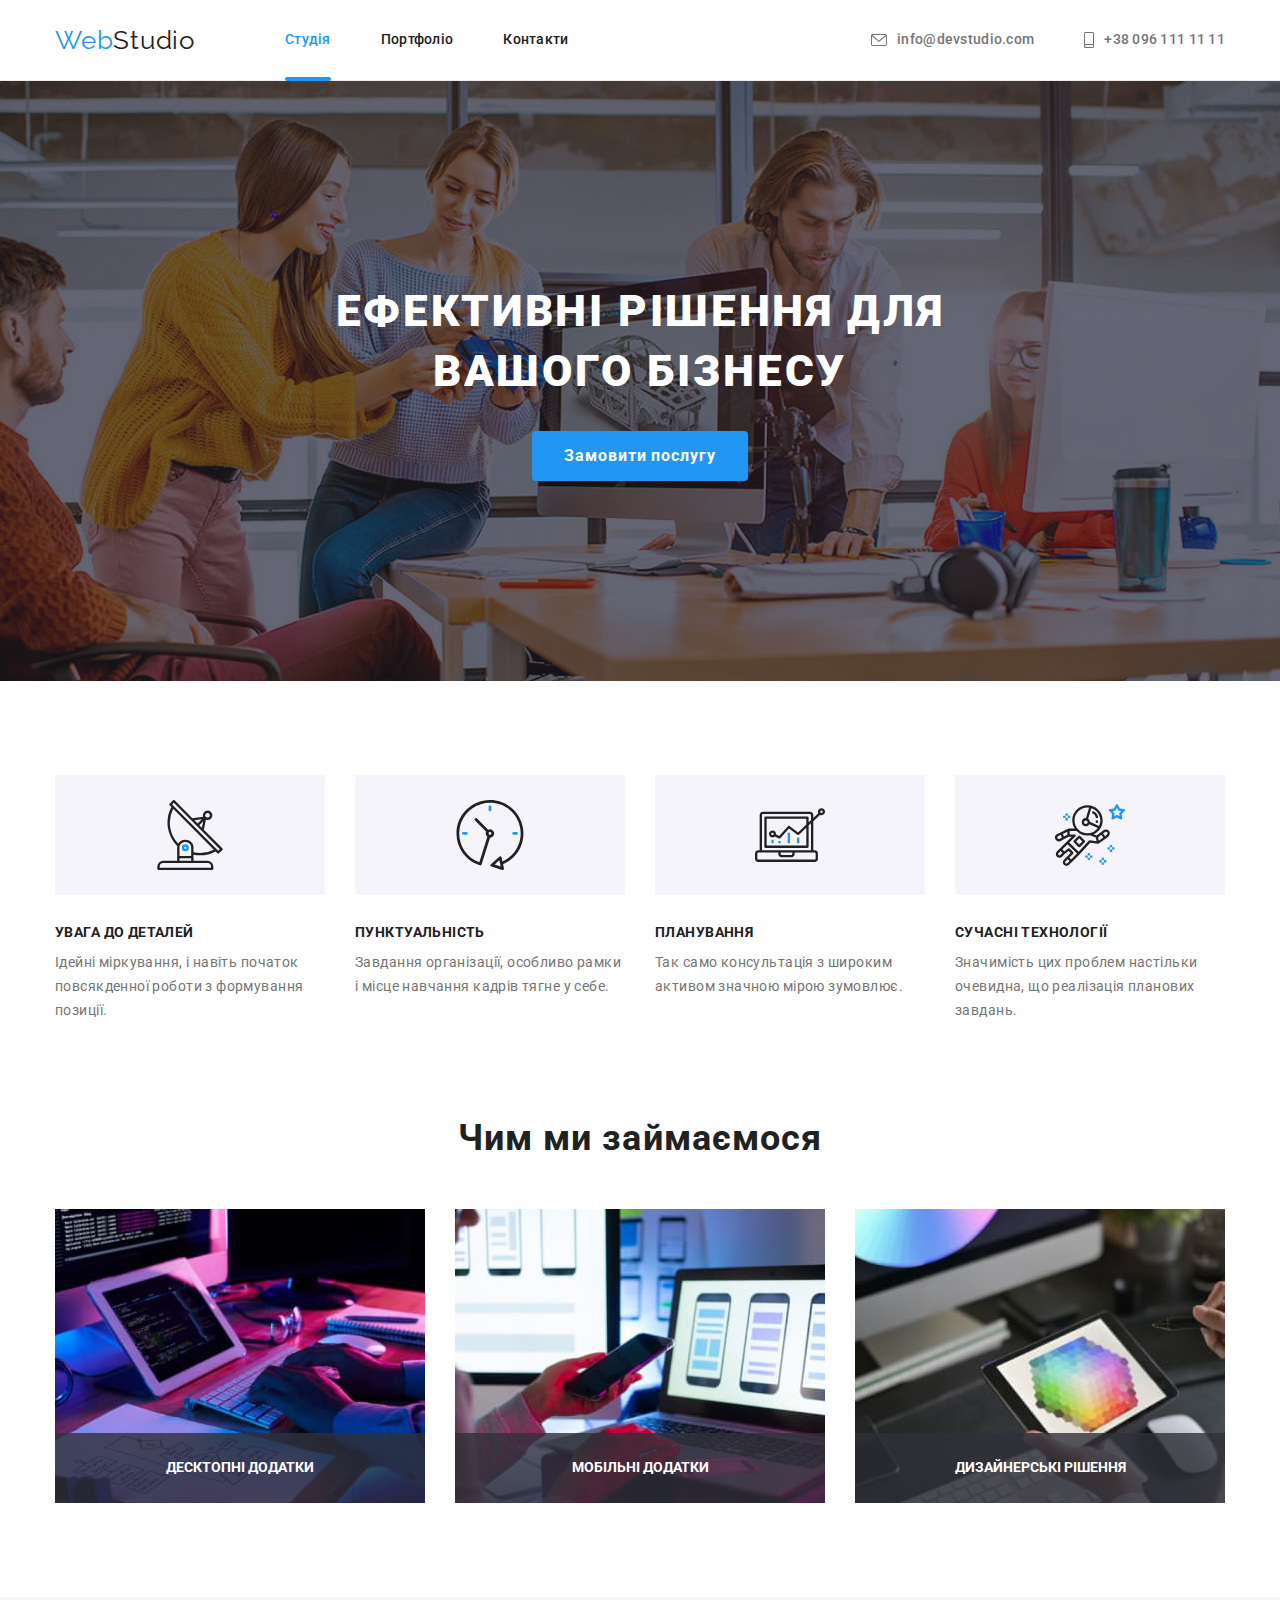
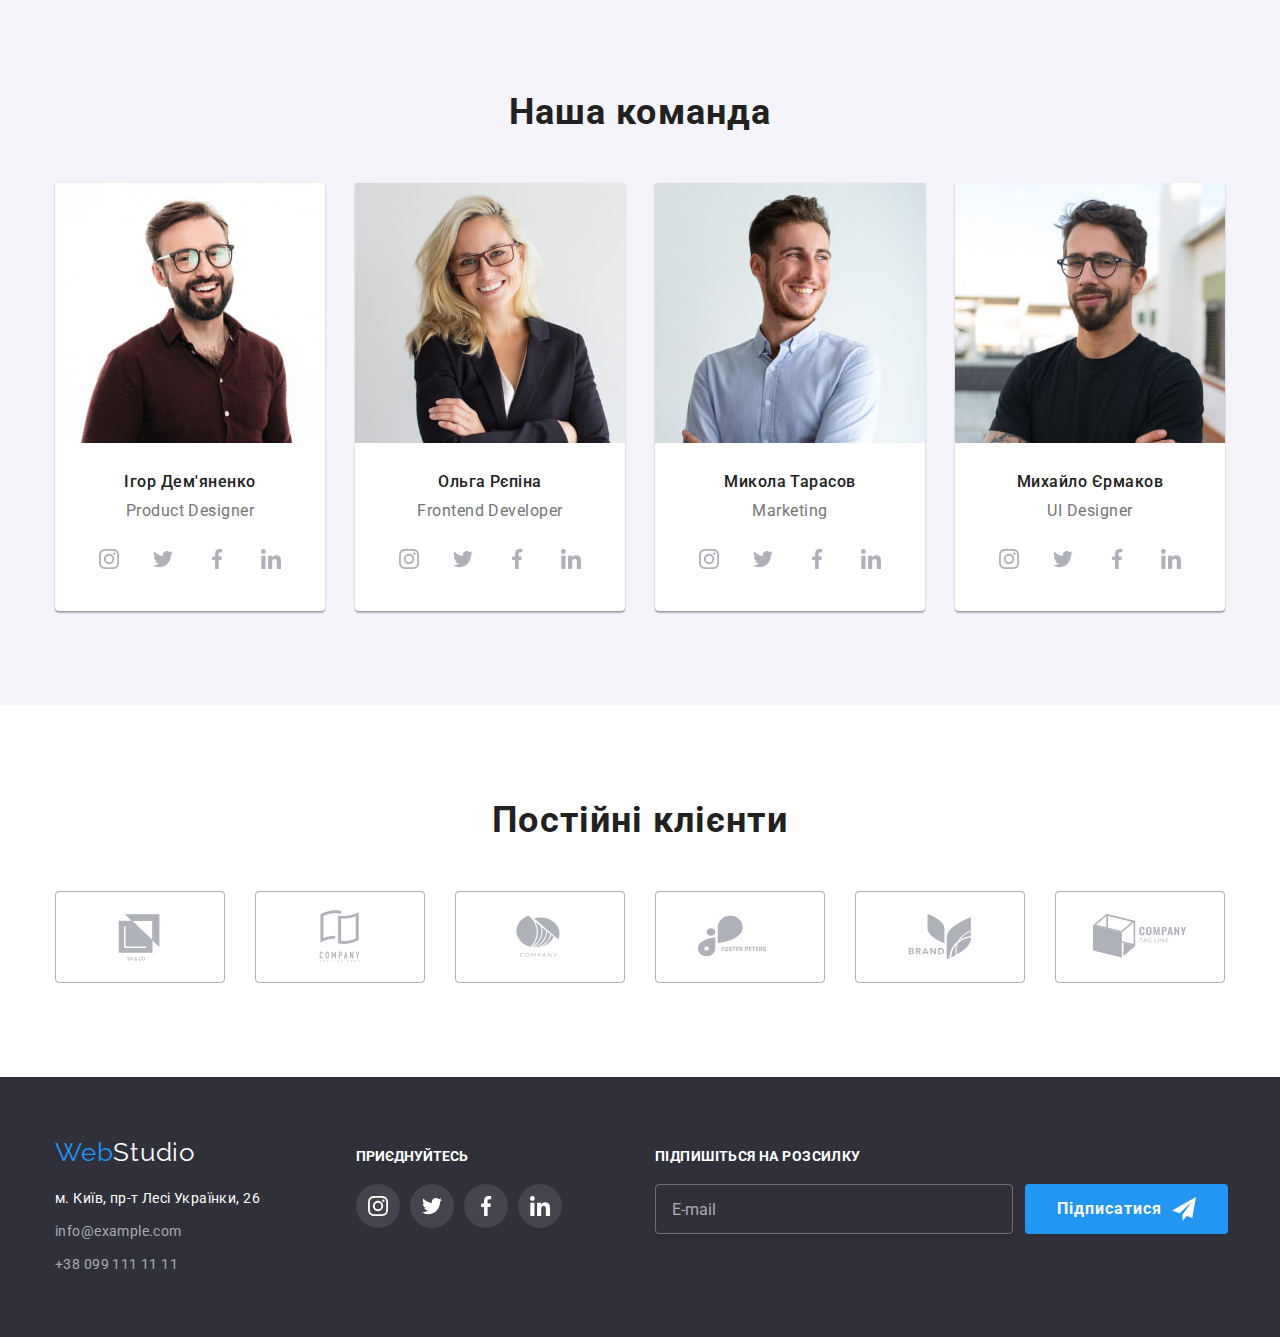
<file: index.html>
<!DOCTYPE html>
<html lang="uk">
  <head>
    <meta charset="UTF-8" />
    <meta http-equiv="X-UA-Compatible" content="IE=edge" />
    <meta name="viewport" content="width=device-width, initial-scale=1.0" />
    <title>WebStudio</title>
    <link rel="preconnect" href="https://fonts.googleapis.com" />
    <link rel="preconnect" href="https://fonts.gstatic.com" crossorigin />
    <link
      href="https://fonts.googleapis.com/css2?family=Raleway:wght@700&family=Roboto:wght@400;500;700;900&display=swap"
      rel="stylesheet"
    />
    <link
      rel="stylesheet"
      href="https://cdnjs.cloudflare.com/ajax/libs/modern-normalize/1.0.0/modern-normalize.min.css"
    />

    <link rel="stylesheet" href="./css/main.min.css" />
  </head>
  <body>
    <header class="header">
      <div class="container header__content">
        <nav class="navigation">
          <a class="logo header__logo" href="#" lang="en"
            >Web<span class="logo__theme-header">Studio</span></a
          >

          <ul class="menu">
            <li class="menu__item">
              <a class="menu__link menu__link_active" href="#">Студія</a>
            </li>
            <li class="menu__item">
              <a class="menu__link" href="./portfolio.html">Портфоліо</a>
            </li>
            <li class="menu__item">
              <a class="menu__link" href="#">Контакти</a>
            </li>
          </ul>
        </nav>
        <ul class="contact-list">
          <li class="contact-list__item">
            <a class="contact-list__link" href="mailto:info@devstudio.com">
              <svg
                class="contact-list__icon"
                width="16"
                height="12"
                aria-label="лист"
              >
                <use href="./images/sprite.svg#icon-envelope"></use>
              </svg>
              info@devstudio.com</a
            >
          </li>
          <li class="contact-list__item">
            <a class="contact-list__link" href="tel:+380961111111">
              <svg
                class="contact-list__icon"
                width="10"
                height="16"
                aria-label="телефон"
              >
                <use href="./images/sprite.svg#icon-smartphone"></use>
              </svg>
              +38 096 111 11 11</a
            >
          </li>
        </ul>
      </div>
    </header>
    <main>
      <section class="hero">
        <div class="container">
          <h1 class="hero__title">Ефективні рішення для вашого бізнесу</h1>
          <button class="modal-button" data-modal-open type="button">
            Замовити послугу
          </button>
        </div>
      </section>

      <section class="section">
        <div class="container">
          <h2 class="visually-hidden">Наші переваги</h2>
          <ul class="benefits">
            <li class="benefits__item">
              <div class="benefits__icon-wrapper">
                <svg
                  class="benefits__icon"
                  width="70"
                  height="70"
                  area-lable="антена"
                >
                  <use href="./images/sprite.svg#icon-antenna"></use>
                </svg>
              </div>
              <h3 class="benefits__title">УВАГА ДО ДЕТАЛЕЙ</h3>
              <p class="benefits__description">
                Ідейні міркування, і навіть початок повсякденної роботи з
                формування позиції.
              </p>
            </li>
            <li class="benefits__item">
              <div class="benefits__icon-wrapper">
                <svg
                  class="benefits__icon"
                  width="70"
                  height="70"
                  area-lable="годинник"
                >
                  <use href="./images/sprite.svg#icon-clock"></use>
                </svg>
              </div>
              <h3 class="benefits__title">ПУНКТУАЛЬНІСТЬ</h3>
              <p class="benefits__description">
                Завдання організації, особливо рамки і місце навчання кадрів
                тягне у себе.
              </p>
            </li>
            <li class="benefits__item">
              <div class="benefits__icon-wrapper">
                <svg
                  class="benefits__icon"
                  width="70"
                  height="70"
                  area-lable="діаграма"
                >
                  <use href="./images/sprite.svg#icon-diagram"></use>
                </svg>
              </div>
              <h3 class="benefits__title">ПЛАНУВАННЯ</h3>
              <p class="benefits__description">
                Так само консультація з широким активом значною мірою зумовлює.
              </p>
            </li>
            <li class="benefits__item">
              <div class="benefits__icon-wrapper">
                <svg
                  class="benefits__icon"
                  width="70"
                  height="70"
                  area-lable="астронавт"
                >
                  <use href="./images/sprite.svg#icon-astronaut"></use>
                </svg>
              </div>
              <h3 class="benefits__title">СУЧАСНІ ТЕХНОЛОГІЇ</h3>
              <p class="benefits__description">
                Значимість цих проблем настільки очевидна, що реалізація
                планових завдань.
              </p>
            </li>
          </ul>
        </div>
      </section>

      <section class="section section_no-padding-top">
        <div class="container">
          <h2 class="section__title">Чим ми займаємося</h2>
          <ul class="specialization">
            <li class="specialization__item">
              <img
                src="./images/about-us/web-site-developement.jpg"
                alt="розробка сайту"
                width="370"
                height="294"
              />

              <p class="specialization__label">ДЕСКТОПНІ ДОДАТКИ</p>
            </li>
            <li class="specialization__item">
              <img
                src="./images/about-us/adaptable-design.jpg"
                alt="адаптивний дизайн"
                width="370"
                height="294"
              />

              <p class="specialization__label">МОБІЛЬНІ ДОДАТКИ</p>
            </li>
            <li class="specialization__item">
              <img
                src="./images/about-us/stylization.jpg"
                alt="стилізация веб-сторінки"
                width="370"
                height="294"
              />

              <p class="specialization__label">ДИЗАЙНЕРСЬКІ РІШЕННЯ</p>
            </li>
          </ul>
        </div>
      </section>

      <section class="section section_other-background">
        <div class="container">
          <h2 class="section__title">Наша команда</h2>
          <ul class="our-team-list">
            <li class="our-team-list__item">
              <img
                class="our-team-list__img"
                src="./images/our-team/igor-demyianenko.jpg"
                alt="член команди"
                width="270"
                height="260"
              />
              <div class="our-team-list__description">
                <h3 class="our-team-list__title">Ігор Дем'яненко</h3>
                <p class="our-team-list__text" lang="en">Product Designer</p>
                <ul class="social-list list">
                  <li class="social-list__item">
                    <a href="#" class="social-list__link">
                      <svg
                        class="social-list__icon"
                        width="20"
                        height="20"
                        area-lable="instagram"
                        lang="en"
                      >
                        <use href="./images/sprite.svg#icon-instagram"></use>
                      </svg>
                    </a>
                  </li>
                  <li class="social-list__item">
                    <a href="#" class="social-list__link">
                      <svg
                        class="social-list__icon"
                        width="20"
                        height="20"
                        area-lable="twitter"
                        lang="en"
                      >
                        <use href="./images/sprite.svg#icon-twitter"></use>
                      </svg>
                    </a>
                  </li>
                  <li class="social-list__item">
                    <a href="#" class="social-list__link">
                      <svg
                        class="social-list__icon"
                        width="20"
                        height="20"
                        area-lable="facebook"
                        lang="en"
                      >
                        <use href="./images/sprite.svg#icon-facebook"></use>
                      </svg>
                    </a>
                  </li>
                  <li class="social-list__item">
                    <a href="#" class="social-list__link">
                      <svg
                        class="social-list__icon"
                        width="20"
                        height="20"
                        area-lable="linkedin"
                        lang="en"
                      >
                        <use href="./images/sprite.svg#icon-linkedin"></use>
                      </svg>
                    </a>
                  </li>
                </ul>
              </div>
            </li>
            <li class="our-team-list__item">
              <img
                class="our-team-list__img"
                src="./images/our-team/olga-repina.jpg"
                alt="член команди"
                width="270"
                height="260"
              />
              <div class="our-team-list__description">
                <h3 class="our-team-list__title">Ольга Рєпіна</h3>
                <p class="our-team-list__text" lang="en">Frontend Developer</p>
                <ul class="social-list list">
                  <li class="social-list__item">
                    <a href="#" class="social-list__link">
                      <svg
                        class="social-list__icon"
                        width="20"
                        height="20"
                        area-lable="instagram"
                        lang="en"
                      >
                        <use href="./images/sprite.svg#icon-instagram"></use>
                      </svg>
                    </a>
                  </li>
                  <li class="social-list__item">
                    <a href="#" class="social-list__link">
                      <svg
                        class="social-list__icon"
                        width="20"
                        height="20"
                        area-lable="twitter"
                        lang="en"
                      >
                        <use href="./images/sprite.svg#icon-twitter"></use>
                      </svg>
                    </a>
                  </li>
                  <li class="social-list__item">
                    <a href="#" class="social-list__link">
                      <svg
                        class="social-list__icon"
                        width="20"
                        height="20"
                        area-lable="facebook"
                        lang="en"
                      >
                        <use href="./images/sprite.svg#icon-facebook"></use>
                      </svg>
                    </a>
                  </li>
                  <li class="social-list__item">
                    <a href="#" class="social-list__link">
                      <svg
                        class="social-list__icon"
                        width="20"
                        height="20"
                        area-lable="linkedin"
                        lang="en"
                      >
                        <use href="./images/sprite.svg#icon-linkedin"></use>
                      </svg>
                    </a>
                  </li>
                </ul>
              </div>
            </li>
            <li class="our-team-list__item">
              <img
                class="our-team-list__img"
                src="./images/our-team/mykola-tarasov.jpg"
                alt="член команди"
                width="270"
                height="260"
              />
              <div class="our-team-list__description">
                <h3 class="our-team-list__title">Микола Тарасов</h3>
                <p class="our-team-list__text" lang="en">Marketing</p>
                <ul class="social-list list">
                  <li class="social-list__item list">
                    <a href="#" class="social-list__link">
                      <svg
                        class="social-list__icon"
                        width="20"
                        height="20"
                        area-lable="instagram"
                        lang="en"
                      >
                        <use href="./images/sprite.svg#icon-instagram"></use>
                      </svg>
                    </a>
                  </li>
                  <li class="social-list__item">
                    <a href="#" class="social-list__link">
                      <svg
                        class="social-list__icon"
                        width="20"
                        height="20"
                        area-lable="twitter"
                        lang="en"
                      >
                        <use href="./images/sprite.svg#icon-twitter"></use>
                      </svg>
                    </a>
                  </li>
                  <li class="social-list__item">
                    <a href="#" class="social-list__link">
                      <svg
                        class="social-list__icon"
                        width="20"
                        height="20"
                        area-lable="facebook"
                        lang="en"
                      >
                        <use href="./images/sprite.svg#icon-facebook"></use>
                      </svg>
                    </a>
                  </li>
                  <li class="social-list__item">
                    <a href="#" class="social-list__link">
                      <svg
                        class="social-list__icon"
                        width="20"
                        height="20"
                        area-lable="linkedin"
                        lang="en"
                      >
                        <use href="./images/sprite.svg#icon-linkedin"></use>
                      </svg>
                    </a>
                  </li>
                </ul>
              </div>
            </li>
            <li class="our-team-list__item">
              <img
                class="our-team-list__img"
                src="./images/our-team/mykhaylo-ermakov.jpg"
                alt="член команди"
                width="270"
                height="260"
              />
              <div class="our-team-list__description">
                <h3 class="our-team-list__title">Михайло Єрмаков</h3>
                <p class="our-team-list__text" lang="en">UI Designer</p>
                <ul class="social-list list">
                  <li class="social-list__item">
                    <a href="#" class="social-list__link">
                      <svg
                        class="social-list__icon"
                        width="20"
                        height="20"
                        area-lable="instagram"
                        lang="en"
                      >
                        <use href="./images/sprite.svg#icon-instagram"></use>
                      </svg>
                    </a>
                  </li>
                  <li class="social-list__item">
                    <a href="#" class="social-list__link">
                      <svg
                        class="social-list__icon"
                        width="20"
                        height="20"
                        area-lable="twitter"
                        lang="en"
                      >
                        <use href="./images/sprite.svg#icon-twitter"></use>
                      </svg>
                    </a>
                  </li>
                  <li class="social-list__item">
                    <a href="#" class="social-list__link">
                      <svg
                        class="social-list__icon"
                        width="20"
                        height="20"
                        area-lable="facebook"
                        lang="en"
                      >
                        <use href="./images/sprite.svg#icon-facebook"></use>
                      </svg>
                    </a>
                  </li>
                  <li class="social-list__item">
                    <a href="#" class="social-list__link">
                      <svg
                        class="social-list__icon"
                        width="20"
                        height="20"
                        area-lable="linkedin"
                        lang="en"
                      >
                        <use href="./images/sprite.svg#icon-linkedin"></use>
                      </svg>
                    </a>
                  </li>
                </ul>
              </div>
            </li>
          </ul>
        </div>
      </section>
      <section class="section">
        <div class="container">
          <h2 class="section__title">Постійні клієнти</h2>
          <ul class="client-list">
            <li class="client-list__item">
              <a href="#" class="client-list__link">
                <svg
                  class="client-list__icon"
                  width="106"
                  height="60"
                  area-lable="логотип клиента 1"
                >
                  <use href="./images/sprite.svg#icon-client-logo-1"></use>
                </svg>
              </a>
            </li>
            <li class="client-list__item">
              <a href="#" class="client-list__link">
                <svg
                  class="client-list__icon"
                  width="106"
                  height="60"
                  area-lable="логотип клиента 2"
                >
                  <use href="./images/sprite.svg#icon-client-logo-2"></use>
                </svg>
              </a>
            </li>
            <li class="client-list__item">
              <a href="#" class="client-list__link">
                <svg
                  class="client-list__icon"
                  width="106"
                  height="60"
                  area-lable="логотип клиента 3"
                >
                  <use href="./images/sprite.svg#icon-client-logo-3"></use>
                </svg>
              </a>
            </li>
            <li class="client-list__item">
              <a href="#" class="client-list__link">
                <svg
                  class="client-list__icon"
                  width="106"
                  height="60"
                  area-lable="логотип клиента 4"
                >
                  <use href="./images/sprite.svg#icon-client-logo-4"></use>
                </svg>
              </a>
            </li>
            <li class="client-list__item">
              <a href="#" class="client-list__link">
                <svg
                  class="client-list__icon"
                  width="106"
                  height="60"
                  area-lable="логотип клиента 5"
                >
                  <use href="./images/sprite.svg#icon-client-logo-5"></use>
                </svg>
              </a>
            </li>
            <li class="client-list__item">
              <a href="#" class="client-list__link link">
                <svg
                  class="client-list__icon"
                  width="106"
                  height="60"
                  area-lable="логотип клиента 6"
                >
                  <use href="./images/sprite.svg#icon-client-logo-6"></use>
                </svg>
              </a>
            </li>
          </ul>
        </div>
      </section>
    </main>

    <footer class="footer">
      <div class="footer__block container">
        <div class="footer__contacts">
          <a class="logo footer__logo" href="#page-header" lang="en"
            >Web<span class="logo__theme-footer">Studio</span></a
          >
          <address class="address">
            <ul class="address-list">
              <li class="address-list__item">
                <a
                  class="address-list__link address-list__link_physical-address"
                  href="https://goo.gl/maps/PeYhesqvmwBexrzR6"
                  target="_blank"
                  rel="noopener norefferer"
                  >м. Київ, пр-т Лесі Українки, 26</a
                >
              </li>
              <li class="address-list__item">
                <a class="address-list__link" href="mailto:info@example.com"
                  >info@example.com</a
                >
              </li>
              <li class="address-list__item">
                <a class="address-list__link" href="tel:+380991111111"
                  >+38 099 111 11 11</a
                >
              </li>
            </ul>
          </address>
        </div>

        <div class="footer-social-links">
          <p class="footer-social-links__text">ПРИЄДНУЙТЕСЬ</p>
          <ul class="social-list">
            <li class="social-list__item">
              <a href="#" class="social-list__link social-list__link_footer">
                <svg
                  class="social-list__icon_footer"
                  width="20"
                  height="20"
                  area-lable="instagram"
                  lang="en"
                >
                  <use href="./images/sprite.svg#icon-instagram"></use>
                </svg>
              </a>
            </li>
            <li class="social-list__item">
              <a href="#" class="social-list__link social-list__link_footer">
                <svg
                  class="social-list__icon_footer"
                  width="20"
                  height="20"
                  area-lable="twitter"
                  lang="en"
                >
                  <use href="./images/sprite.svg#icon-twitter"></use>
                </svg>
              </a>
            </li>
            <li class="social-list__item">
              <a href="#" class="social-list__link social-list__link_footer">
                <svg
                  class="social-list__icon_footer"
                  width="20"
                  height="20"
                  area-lable="facebook"
                  lang="en"
                >
                  <use href="./images/sprite.svg#icon-facebook"></use>
                </svg>
              </a>
            </li>
            <li class="social-list__item">
              <a href="#" class="social-list__link social-list__link_footer">
                <svg
                  class="social-list__icon_footer"
                  width="20"
                  height="20"
                  area-lable="linkedin"
                  lang="en"
                >
                  <use href="./images/sprite.svg#icon-linkedin"></use>
                </svg>
              </a>
            </li>
          </ul>
        </div>
        <form class="mailing-form">
          <label class="mailing-form__field">
            <p class="mailing-form__capture">Підпишіться на розсилку</p>
            <input
              type="email"
              class="mailing-form__input"
              name="user_email"
              placeholder="E-mail"
            />
          </label>
          <button class="mailing-form__submit" type="submit">
            <span class="mailing-form__btn-sub">Підписатися</span>
            <svg class="mailing-form__close-icon" width="24" height="24">
              <use href="./images/sprite.svg#icon-send"></use>
            </svg>
          </button>
        </form>
      </div>
    </footer>

    <div class="backdrop is-hidden" data-modal>
      <div class="modal">
        <button class="modal__close-btn" data-modal-close>
          <svg class="modal__close-icon" width="18" height="18">
            <use href="./images/sprite.svg#icon-close"></use>
          </svg>
        </button>
        <form class="modal-form">
          <p class="modal-form__capture">
            Залиште свої дані, ми вам передзвонимо
          </p>
          <label class="modal-form__field">
            <span class="modal-form__input-desc">Ім'я</span>
            <span class="modal-form__input-wrapper">
              <input
                type="text"
                class="modal-form__input"
                required
                pattern="[a-zA-zа-яА-Я'їЇєЄ]+"
                name="user_name"
              />
              <svg class="modal-form__icon" width="18" height="18">
                <use href="./images/sprite.svg#icon-person"></use>
              </svg>
            </span>
          </label>
          <label class="modal-form__field">
            <span class="modal-form__input-desc">Телефон</span>
            <span class="modal-form__input-wrapper">
              <input
                type="tel"
                class="modal-form__input"
                required
                pattern="[0-9]{3}-[0-9]{3}-[0-9]{2}-[0-9]{2}"
                name="user_phone"
              />
              <svg class="modal-form__icon" width="18" height="18">
                <use href="./images/sprite.svg#icon-phone"></use>
              </svg>
            </span>
          </label>
          <label class="modal-form__field">
            <span class="modal-form__input-desc">Пошта</span>
            <span class="modal-form__input-wrapper">
              <input type="email" class="modal-form__input" name="user_email" />
              <svg class="modal-form__icon" width="18" height="18">
                <use href="./images/sprite.svg#icon-email"></use>
              </svg>
            </span>
          </label>
          <label class="modal-form__field">
            <span class="modal-form__input-desc">Коментар</span>
            <textarea
              name="user_message"
              class="modal-form__message"
              placeholder="Введіть текст"
            ></textarea>
          </label>
          <label class="modal-form__checkbox-wrapper">
            <input
              type="checkbox"
              class="modal-form__checkbox visually-hidden"
              name="user_policy"
            />
            <svg class="modal-form__custom-checkbox" width="16" height="15">
              <use
                class="modal-form__custom-checkbox-icon"
                href="./images/sprite.svg#icon-check"
              ></use>
            </svg>
            <span class="policy-text"
              >Погоджуюся з розсилкою та приймаю&nbsp;
              <a href="#" class="user-policy-link">Умови договору</a></span
            >
          </label>
          <button class="modal-form__submit" type="submit">Відправити</button>
        </form>
      </div>
    </div>

    <script src="./js/modal.js"></script>
  </body>
</html>
</file>
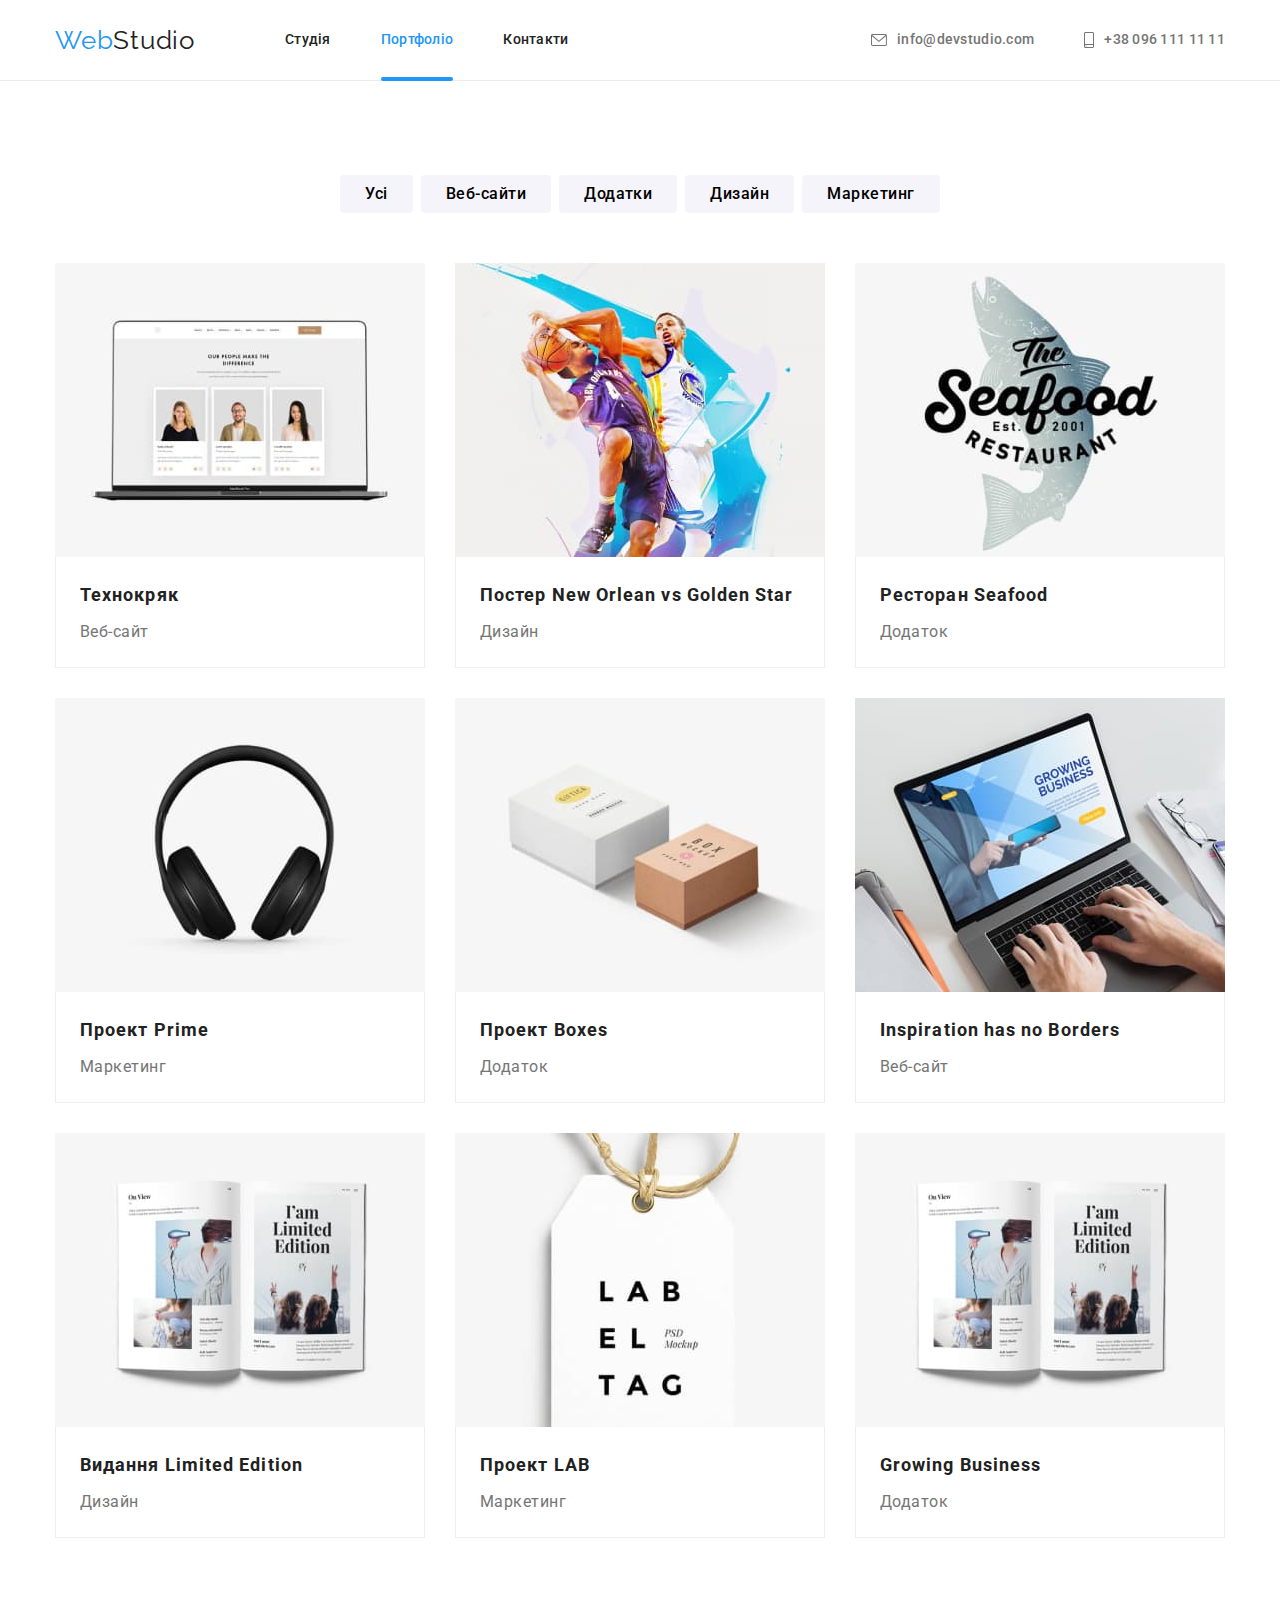
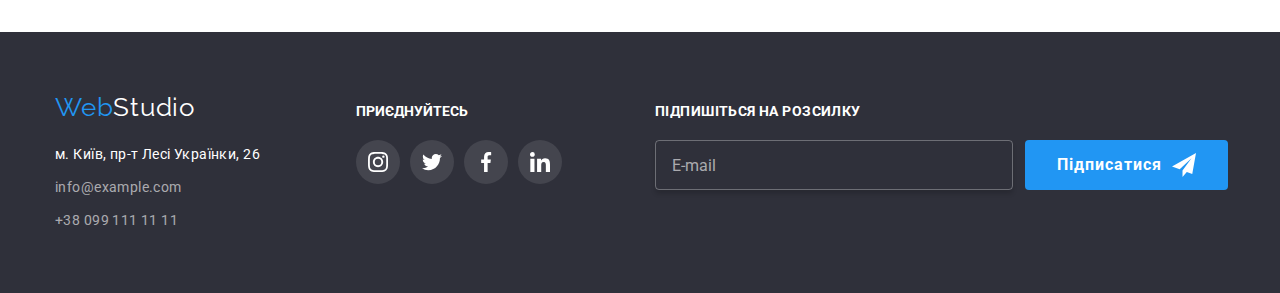
<file: portfolio.html>
<!DOCTYPE html>
<html lang="uk">
  <head>
    <meta charset="UTF-8" />
    <meta http-equiv="X-UA-Compatible" content="IE=edge" />
    <meta name="viewport" content="width=device-width, initial-scale=1.0" />
    <title>Portfolio</title>
    <link rel="preconnect" href="https://fonts.googleapis.com" />
    <link rel="preconnect" href="https://fonts.gstatic.com" crossorigin />
    <link
      href="https://fonts.googleapis.com/css2?family=Raleway:wght@700&family=Roboto:wght@400;500;700;900&display=swap"
      rel="stylesheet"
    />
    <link
      rel="stylesheet"
      href="https://cdnjs.cloudflare.com/ajax/libs/modern-normalize/1.0.0/modern-normalize.min.css"
    />

    <link rel="stylesheet" href="./css/main.min.css" />
  </head>
  <body>
    <header class="header">
      <div class="container header__content">
        <nav class="navigation">
          <a class="logo header__logo" href="#" lang="en"
            >Web<span class="logo__theme-header">Studio</span></a
          >

          <ul class="menu">
            <li class="menu__item">
              <a class="menu__link" href="./index.html">Студія</a>
            </li>
            <li class="menu__item">
              <a class="menu__link menu__link_active" href="#">Портфоліо</a>
            </li>
            <li class="menu__item">
              <a class="menu__link" href="#">Контакти</a>
            </li>
          </ul>
        </nav>
        <ul class="contact-list">
          <li class="contact-list__item">
            <a class="contact-list__link" href="mailto:info@devstudio.com">
              <svg
                class="contact-list__icon"
                width="16"
                height="12"
                aria-label="лист"
              >
                <use href="./images/sprite.svg#icon-envelope"></use>
              </svg>
              info@devstudio.com</a
            >
          </li>
          <li class="contact-list__item">
            <a class="contact-list__link" href="tel:+380961111111">
              <svg
                class="contact-list__icon"
                width="10"
                height="16"
                aria-label="телефон"
              >
                <use href="./images/sprite.svg#icon-smartphone"></use>
              </svg>
              +38 096 111 11 11</a
            >
          </li>
        </ul>
      </div>
    </header>
    <main>
      <section class="section">
        <div class="container">
          <h1 class="visually-hidden">Портфоліо</h1>
          <ul class="filter">
            <li class="filter__item">
              <button class="filter__button" type="button">Усі</button>
            </li>
            <li class="filter__item">
              <button class="filter__button" type="button">Веб-сайти</button>
            </li>
            <li class="filter__item">
              <button class="filter__button" type="button">Додатки</button>
            </li>
            <li class="filter__item">
              <button class="filter__button" type="button">Дизайн</button>
            </li>
            <li class="filter__item">
              <button class="filter__button" type="button">Маркетинг</button>
            </li>
          </ul>

          <ul class="portfolio">
            <li class="portfolio__item">
              <a href="#" class="portfolio__link">
                <div class="portfolio__item-wrapper">
                  <img
                    src="./images/portfolio/technocrack.jpg"
                    alt="технокряк"
                    width="370"
                    height="294"
                  />
                  <p class="overlay">
                    Ресурс пропонує комплексні пропозиції з різним рівнем
                    функціоналу та сервісів. Все це дозволить відвідувачу
                    отримати вичерпні відомості про компанію чи приватну особу.
                  </p>
                </div>
                <div class="portfolio__item-description">
                  <h2 class="portfolio__item-title">Технокряк</h2>
                  <p class="portfolio__item-subtitle">Веб-сайт</p>
                </div>
              </a>
            </li>
            <li class="portfolio__item">
              <a href="#" class="portfolio__link">
                <div class="portfolio__item-wrapper">
                  <img
                    src="./images/portfolio/poster-bascet-players.jpg"
                    alt="баскетбольний постер"
                    width="370"
                    height="294"
                  />
                  <p class="overlay">
                    Ресурс пропонує комплексні пропозиції з різним рівнем
                    функціоналу та сервісів. Все це дозволить відвідувачу
                    отримати вичерпні відомості про компанію чи приватну особу.
                  </p>
                </div>
                <div class="portfolio__item-description">
                  <h2 class="portfolio__item-title">
                    Постер <span lang="en">New Orlean vs Golden Star</span>
                  </h2>
                  <p class="portfolio__item-subtitle">Дизайн</p>
                </div>
              </a>
            </li>
            <li class="portfolio__item">
              <a href="#" class="portfolio__link">
                <div class="portfolio__item-wrapper">
                  <img
                    src="./images/portfolio/seafood.jpg"
                    alt="ресторан морської кухні"
                    width="370"
                    height="294"
                  />
                  <p class="overlay">
                    Ресурс пропонує комплексні пропозиції з різним рівнем
                    функціоналу та сервісів. Все це дозволить відвідувачу
                    отримати вичерпні відомості про компанію чи приватну особу.
                  </p>
                </div>
                <div class="portfolio__item-description">
                  <h2 class="portfolio__item-title">
                    Ресторан <span lang="en">Seafood</span>
                  </h2>
                  <p class="portfolio__item-subtitle">Додаток</p>
                </div>
              </a>
            </li>
            <li class="portfolio__item">
              <a href="#" class="portfolio__link">
                <div class="portfolio__item-wrapper">
                  <img
                    src="./images/portfolio/headers-project-prime.jpg"
                    alt="	
навушники"
                    width="370"
                    height="294"
                  />
                  <p class="overlay">
                    Ресурс пропонує комплексні пропозиції з різним рівнем
                    функціоналу та сервісів. Все це дозволить відвідувачу
                    отримати вичерпні відомості про компанію чи приватну особу.
                  </p>
                </div>
                <div class="portfolio__item-description">
                  <h2 class="portfolio__item-title">
                    Проект <span lang="en">Prime</span>
                  </h2>
                  <p class="portfolio__item-subtitle">Маркетинг</p>
                </div>
              </a>
            </li>
            <li class="portfolio__item">
              <a href="#" class="portfolio__link">
                <div class="portfolio__item-wrapper">
                  <img
                    src="./images/portfolio/project-boxes.jpg"
                    alt="проект з коробками"
                    width="370"
                    height="294"
                  />
                  <p class="overlay">
                    Ресурс пропонує комплексні пропозиції з різним рівнем
                    функціоналу та сервісів. Все це дозволить відвідувачу
                    отримати вичерпні відомості про компанію чи приватну особу.
                  </p>
                </div>
                <div class="portfolio__item-description">
                  <h2 class="portfolio__item-title">
                    Проект <span lang="en">Boxes</span>
                  </h2>
                  <p class="portfolio__item-subtitle">Додаток</p>
                </div>
              </a>
            </li>
            <li class="portfolio__item">
              <a href="#" class="portfolio__link">
                <div class="portfolio__item-wrapper">
                  <img
                    src="./images/portfolio/business-typing-laptop.jpg"
                    alt="надихаючий веб-сайт"
                    width="370"
                    height="294"
                  />
                  <p class="overlay">
                    Ресурс пропонує комплексні пропозиції з різним рівнем
                    функціоналу та сервісів. Все це дозволить відвідувачу
                    отримати вичерпні відомості про компанію чи приватну особу.
                  </p>
                </div>
                <div class="portfolio__item-description">
                  <h2 class="portfolio__item-title" lang="en">
                    Inspiration has no Borders
                  </h2>
                  <p class="portfolio__item-subtitle">Веб-сайт</p>
                </div>
              </a>
            </li>
            <li class="portfolio__item">
              <a href="#" class="portfolio__link">
                <div class="portfolio__item-wrapper">
                  <img
                    src="./images/portfolio/book-limited-edition.jpg"
                    alt="дизайн книги"
                    width="370"
                    height="294"
                  />
                  <p class="overlay">
                    Ресурс пропонує комплексні пропозиції з різним рівнем
                    функціоналу та сервісів. Все це дозволить відвідувачу
                    отримати вичерпні відомості про компанію чи приватну особу.
                  </p>
                </div>
                <div class="portfolio__item-description">
                  <h2 class="portfolio__item-title">
                    Видання <span lang="en">Limited Edition</span>
                  </h2>
                  <p class="portfolio__item-subtitle">Дизайн</p>
                </div>
              </a>
            </li>
            <li class="portfolio__item">
              <a href="#" class="portfolio__link">
                <div class="portfolio__item-wrapper">
                  <img
                    src="./images/portfolio/project-lab.jpg"
                    alt="проект лаба"
                    width="370"
                    height="294"
                  />
                  <p class="overlay">
                    Ресурс пропонує комплексні пропозиції з різним рівнем
                    функціоналу та сервісів. Все це дозволить відвідувачу
                    отримати вичерпні відомості про компанію чи приватну особу.
                  </p>
                </div>
                <div class="portfolio__item-description">
                  <h2 class="portfolio__item-title">
                    Проект <span lang="en">LAB</span>
                  </h2>
                  <p class="portfolio__item-subtitle">Маркетинг</p>
                </div>
              </a>
            </li>
            <li class="portfolio__item">
              <a href="#" class="portfolio__link">
                <div class="portfolio__item-wrapper">
                  <img
                    src="./images/portfolio/book-limited-edition.jpg"
                    alt="додаток для зростаючого бізнесу"
                    width="370"
                    height="294"
                  />
                  <p class="overlay">
                    Ресурс пропонує комплексні пропозиції з різним рівнем
                    функціоналу та сервісів. Все це дозволить відвідувачу
                    отримати вичерпні відомості про компанію чи приватну особу.
                  </p>
                </div>
                <div class="portfolio__item-description">
                  <h2 class="portfolio__item-title" lang="en">
                    Growing Business
                  </h2>
                  <p class="portfolio__item-subtitle">Додаток</p>
                </div>
              </a>
            </li>
          </ul>
        </div>
      </section>
    </main>

    <footer class="footer">
      <div class="footer__block container">
        <div class="footer__contacts">
          <a class="logo footer__logo" href="#page-header" lang="en"
            >Web<span class="logo__theme-footer">Studio</span></a
          >
          <address class="address">
            <ul class="address-list">
              <li class="address-list__item">
                <a
                  class="address-list__link address-list__link_physical-address"
                  href="https://goo.gl/maps/PeYhesqvmwBexrzR6"
                  target="_blank"
                  rel="noopener norefferer"
                  >м. Київ, пр-т Лесі Українки, 26</a
                >
              </li>
              <li class="address-list__item">
                <a class="address-list__link" href="mailto:info@example.com"
                  >info@example.com</a
                >
              </li>
              <li class="address-list__item">
                <a class="address-list__link" href="tel:+380991111111"
                  >+38 099 111 11 11</a
                >
              </li>
            </ul>
          </address>
        </div>

        <div class="footer-social-links">
          <p class="footer-social-links__text">ПРИЄДНУЙТЕСЬ</p>
          <ul class="social-list">
            <li class="social-list__item">
              <a href="#" class="social-list__link social-list__link_footer">
                <svg
                  class="social-list__icon_footer"
                  width="20"
                  height="20"
                  area-lable="instagram"
                  lang="en"
                >
                  <use href="./images/sprite.svg#icon-instagram"></use>
                </svg>
              </a>
            </li>
            <li class="social-list__item">
              <a href="#" class="social-list__link social-list__link_footer">
                <svg
                  class="social-list__icon_footer"
                  width="20"
                  height="20"
                  area-lable="twitter"
                  lang="en"
                >
                  <use href="./images/sprite.svg#icon-twitter"></use>
                </svg>
              </a>
            </li>
            <li class="social-list__item">
              <a href="#" class="social-list__link social-list__link_footer">
                <svg
                  class="social-list__icon_footer"
                  width="20"
                  height="20"
                  area-lable="facebook"
                  lang="en"
                >
                  <use href="./images/sprite.svg#icon-facebook"></use>
                </svg>
              </a>
            </li>
            <li class="social-list__item">
              <a href="#" class="social-list__link social-list__link_footer">
                <svg
                  class="social-list__icon_footer"
                  width="20"
                  height="20"
                  area-lable="linkedin"
                  lang="en"
                >
                  <use href="./images/sprite.svg#icon-linkedin"></use>
                </svg>
              </a>
            </li>
          </ul>
        </div>
        <form class="mailing-form">
          <label class="mailing-form__field">
            <p class="mailing-form__capture">Підпишіться на розсилку</p>
            <input
              type="email"
              class="mailing-form__input"
              name="user_email"
              placeholder="E-mail"
            />
          </label>
          <button class="mailing-form__submit" type="submit">
            <span class="mailing-form__btn-sub">Підписатися</span>
            <svg class="mailing-form__close-icon" width="24" height="24">
              <use href="./images/sprite.svg#icon-send"></use>
            </svg>
          </button>
        </form>
      </div>
    </footer>
  </body>
</html>
</file>
<file: css/main.min.css>
:root{--accent-color: #2196f3;--main-color: #212121;--main-font: "Roboto", sans-serif;--secondary-font: "Raleway", sans-serif;--add-background: #2f303a;--our-team-sec-bg: #f5f4fa;--subtitle-color: #757575;--main-footer-color: rgba(255, 255, 255, 0.6);--bg-page-color: #ffffff;--alt-modal-btn-color: #188ce8}.visually-hidden{position:absolute;width:1px;height:1px;margin:-1px;border:0;padding:0;white-space:nowrap;clip-path:inset(100%);clip:rect(0 0 0 0);overflow:hidden}a{text-decoration:none}ul{list-style:none}body{font-family:var(--main-font);font-size:14px;color:var(--main-color);background-color:var(--bg-page-color)}h1,h2,h3,h4,h5,h6,p,ul{padding:0;margin:0}img{display:block;max-width:100%;height:auto}.section{padding-top:94px;padding-bottom:94px}.section_no-padding-top{padding-top:0}.section_other-background{background-color:var(--our-team-sec-bg)}.section__title{font-size:36px;font-weight:700;line-height:1.1666666667;text-align:center;letter-spacing:.03em}.container{max-width:1200px;margin:0 auto;padding-left:15px;padding-right:15px}.logo{font-family:var(--secondary-font);font-size:26px;line-height:1.19;letter-spacing:.03em;color:var(--accent-color)}.logo__theme-header{color:var(--main-color)}.logo__theme-footer{color:var(--bg-page-color)}.modal-button{display:inline-block;padding:10px 32px;border:none;border-radius:4px;font-family:var(--main-font);font-size:16px;font-weight:700;line-height:1.875;text-align:center;letter-spacing:.06em;color:var(--bg-page-color);background-color:var(--accent-color);cursor:pointer;transition:background-color 250ms cubic-bezier(0.4, 0, 0.2, 1)}.modal-button:hover,.modal-button:focus{background-color:var(--alt-modal-btn-color)}.social-list{display:flex;justify-content:center;column-gap:10px}.social-list__item{width:44px;height:44px}.social-list__link{display:flex;justify-content:center;align-items:center;width:100%;height:100%;border-radius:50%;background-color:#fff;transition:background-color 250ms cubic-bezier(0.4, 0, 0.2, 1)}.social-list__link:hover,.social-list__link:focus{background-color:var(--accent-color)}.social-list__icon{fill:#afb1b8;transition:fill 250ms cubic-bezier(0.4, 0, 0.2, 1)}.social-list__link:hover .social-list__icon,.social-list__link:focus .social-list__icon{fill:#fff}.footer-social-links__text{color:#fff;font-weight:700;line-height:1.14;margin-bottom:20px}.social-list__link_footer{background-color:rgba(255,255,255,.1)}.social-list__icon_footer{fill:#fff}.backdrop{position:fixed;top:0;left:0;z-index:10;width:100%;height:100%;background-color:rgba(0,0,0,.1);transition:opacity 250ms cubic-bezier(0.4, 0, 0.2, 1),visibility 250ms cubic-bezier(0.4, 0, 0.2, 1)}.backdrop.is-hidden{opacity:0;visibility:hidden;pointer-events:none}.modal{position:absolute;top:50%;left:50%;transform:translate(-50%, -50%);min-width:528px;min-height:581px;padding:40px;background-color:#fff}.modal__close-btn{position:absolute;top:8px;right:8px;display:flex;justify-content:center;align-items:center;background-color:rgba(0,0,0,0);border:1px solid rgba(0,0,0,.1);border-radius:50%;width:30px;height:30px;padding:0;transition:border-color 250ms cubic-bezier(0.4, 0, 0.2, 1);cursor:pointer}.modal__close-btn:hover,.modal__close-btn:focus{border-color:var(--accent-color)}.modal__close-icon{fill:#000;transition:fill 250ms cubic-bezier(0.4, 0, 0.2, 1)}.modal__close-btn:hover .modal__close-icon,.modal__close-btn:focus .modal__close-icon{fill:var(--accent-color)}.modal-form{display:flex;flex-direction:column}.modal-form__capture{font-size:20px;font-weight:700;line-height:1.17;text-align:center;margin-bottom:12px}.modal-form__field{margin-bottom:10px}.modal-form__field:nth-of-type(4){margin-bottom:20px}.modal-form__input-desc{display:block;font-size:12px;line-height:1.17;color:var(--subtitle-color);margin-bottom:4px}.modal-form__input-wrapper{position:relative}.modal-form__input{width:100%;height:40px;border:1px solid rgba(33,33,33,.2);border-radius:4px;padding-left:42px;transition:border-color 250ms cubic-bezier(0.4, 0, 0.2, 1);font-size:16px;color:#000}.modal-form__input:focus{border-color:var(--accent-color);outline:none}.modal-form__message{display:block;width:100%;height:120px;resize:none;border:1px solid rgba(33,33,33,.2);border-radius:4px;padding:12px 16px;transition:border-color 250ms cubic-bezier(0.4, 0, 0.2, 1);font-size:16px;color:#000}.modal-form__message::placeholder{color:rgba(117,117,117,.5);line-height:1.17}.modal-form__message:focus{border-color:var(--accent-color);outline:none}.modal-form__icon{position:absolute;top:50%;left:12px;transform:translateY(-50%);transition:fill 250ms cubic-bezier(0.4, 0, 0.2, 1)}.modal-form__input:focus+.modal-form__icon{fill:var(--accent-color)}.modal-form__checkbox-wrapper{display:flex;align-items:center;justify-content:center;margin-bottom:30px}.modal-form__custom-checkbox{border:2px solid var(--main-color);box-shadow:0px 4px 4px rgba(0,0,0,.25);border-radius:2px;padding:1px;cursor:pointer;margin-right:8.5px}.modal-form__custom-checkbox-icon{display:none}.modal-form__checkbox:checked+.modal-form__custom-checkbox{border:rgba(0,0,0,0);background-color:var(--accent-color)}.modal-form__checkbox:checked+.modal-form__custom-checkbox .modal-form__custom-checkbox-icon{display:block}.policy-text{line-height:1.71;color:var(--subtitle-color)}.user-policy-link{color:var(--accent-color)}.modal-form__submit{align-self:center;padding:10px 52px;border:none;border-radius:4px;font-family:var(--main-font);font-size:16px;font-weight:700;line-height:1.875;text-align:center;letter-spacing:.06em;color:var(--bg-page-color);background-color:var(--accent-color);cursor:pointer;transition:background-color 250ms cubic-bezier(0.4, 0, 0.2, 1)}.modal-form__submit:hover,.modal-form__submit:focus{background-color:var(--alt-modal-btn-color)}.mailing-form{display:flex;align-items:flex-end;gap:12px;width:570px;margin-left:93px}.mailing-form__capture{margin-bottom:20px;text-transform:uppercase;line-height:1.14;font-weight:700;letter-spacing:.03em;color:#fff}.mailing-form__input{width:358px;height:50px;border:1px solid rgba(255,255,255,.3);box-shadow:0px 4px 4px rgba(0,0,0,.15);border-radius:4px;background-color:rgba(0,0,0,0);padding-left:16px;padding-right:16px;font-size:16px;color:#fff}.mailing-form__input::placeholder{font-size:16px;line-height:1.25;color:rgba(255,255,255,.6)}.mailing-form__input:focus{border-color:var(--accent-color);outline:none}.mailing-form__submit{display:flex;align-items:center;padding:10px 32px;border:none;border-radius:4px;font-family:var(--main-font);font-weight:700;font-size:16px;line-height:1.88;text-align:center;letter-spacing:.06em;color:var(--bg-page-color);background-color:var(--accent-color);cursor:pointer;transition:background-color 250ms cubic-bezier(0.4, 0, 0.2, 1)}.mailing-form__submit:hover,.mailing-form__submit:focus{background-color:var(--alt-modal-btn-color)}.mailing-form__close-icon{margin-left:10px}.header{border-bottom:1px solid #ececec}.header__content{display:flex;justify-content:space-between;align-items:center}.navigation{display:flex;align-items:center}.header__logo{margin-right:90px}.menu{display:flex}.menu .menu__item:not(:last-child){margin-right:50px}.menu__link{position:relative;display:block;padding-top:32px;padding-bottom:32px;font-weight:500;line-height:1.14;letter-spacing:.02em;color:var(--main-color);transition:color 250ms cubic-bezier(0.4, 0, 0.2, 1)}.menu__link:hover,.menu__link:focus,.menu__link:active{color:var(--accent-color)}.menu__link_active{color:var(--accent-color)}.menu__link_active::after{display:block;content:"";position:absolute;width:100%;height:4px;bottom:-1px;background:var(--accent-color);border-radius:2px}.contact-list{display:flex;align-items:center;column-gap:50px}.contact-list__link{display:flex;align-items:center;font-weight:500;line-height:1.14;letter-spacing:.02em;color:var(--subtitle-color);transition:color 250ms cubic-bezier(0.4, 0, 0.2, 1)}.contact-list__link:hover,.contact-list__link:focus{color:var(--accent-color)}.contact-list__icon{margin-right:10px;fill:var(--subtitle-color);transition:fill 250ms cubic-bezier(0.4, 0, 0.2, 1)}.contact-list__link:hover .contact-list__icon,.contact-list__link:focus .contact-list__icon{fill:var(--accent-color)}.hero{padding:200px 0;background-color:#c4c4c4;background-image:linear-gradient(rgba(47, 48, 58, 0.4), rgba(47, 48, 58, 0.4)),url("../images/hero/bg-img.jpg");background-position:center;background-repeat:no-repeat;background-size:cover;text-align:center;max-width:1600px;margin-right:auto;margin-left:auto}.hero__title{max-width:696px;margin-bottom:30px;margin-left:auto;margin-right:auto;font-size:44px;font-weight:900;line-height:1.3636363636;text-align:center;letter-spacing:.06em;text-transform:uppercase;color:var(--bg-page-color)}.benefits{display:flex}.benefits__item{flex-basis:23.08%;margin-right:30px}.benefits__item:last-child{margin-right:0}.benefits__icon-wrapper{display:flex;height:120px;justify-content:center;align-items:center;margin-bottom:30px;background-color:var(--our-team-sec-bg)}.benefits__title{margin-bottom:10px;font-size:14px;font-weight:700;line-height:1.14;letter-spacing:.03em}.benefits__description{line-height:1.71;letter-spacing:.03em;color:var(--subtitle-color)}.section__title{margin-bottom:50px}.specialization{display:flex;column-gap:30px}.specialization__item{position:relative}.specialization__label{display:flex;justify-content:center;align-items:center;position:absolute;bottom:0;width:100%;height:70px;background-color:rgba(47,48,58,.8);color:#fff;font-weight:700;line-height:1.14;text-transform:uppercase}.our-team-list{display:flex;column-gap:30px}.our-team-list__item{background-color:var(--bg-page-color);box-shadow:0px 1px 3px rgba(0,0,0,.12),0px 1px 1px rgba(0,0,0,.14),0px 2px 1px rgba(0,0,0,.2);border-radius:0px 0px 4px 4px}.our-team-list__description{padding:30px 0}.our-team-list__title{margin-bottom:10px;font-size:16px;font-weight:500;line-height:1.171875;text-align:center;letter-spacing:.03em}.our-team-list__text{font-size:16px;line-height:1.19;text-align:center;letter-spacing:.03em;color:var(--subtitle-color);margin-bottom:16px}.client-list{display:flex;column-gap:30px}.client-list__item{height:92px;flex-basis:calc((100% - 150px)/6)}.client-list__link{display:flex;align-items:center;justify-content:center;width:100%;height:100%;border:1px solid #afb1b8;border-radius:4px;transition:border-color 250ms cubic-bezier(0.4, 0, 0.2, 1)}.client-list__link:hover,.client-list__link:focus{border-color:var(--accent-color)}.client-list__icon{fill:#afb1b8;transition:fill 250ms cubic-bezier(0.4, 0, 0.2, 1)}.client-list__link:hover .client-list__icon,.client-list__link:focus .client-list__icon{fill:var(--accent-color)}.filter{display:flex;margin-bottom:50px;justify-content:center;column-gap:8px}.portfolio{display:flex;flex-wrap:wrap;gap:30px}.portfolio__item{flex-basis:calc((100% - 60px)/3)}.portfolio__item:nth-child(3n){margin-right:0}.portfolio__item:nth-last-child(-n+3){margin-bottom:0}.portfolio__link{display:block;color:inherit;transition:box-shadow 250ms cubic-bezier(0.4, 0, 0.2, 1)}.portfolio__link:hover,.portfolio__link:focus{box-shadow:0px 1px 1px rgba(0,0,0,.12),0px 4px 4px rgba(0,0,0,.06),1px 4px 6px rgba(0,0,0,.16)}.portfolio__item-description{padding:20px 24px;border-bottom:1px solid #eee;border-left:1px solid #eee;border-right:1px solid #eee}.filter__button{padding:6px 25px;border:none;border-radius:4px;font-family:var(--main-font);font-size:16px;font-weight:500;line-height:1.625;text-align:center;letter-spacing:.03em;background-color:var(--our-team-sec-bg);transition:color 250ms cubic-bezier(0.4, 0, 0.2, 1),background-color 250ms cubic-bezier(0.4, 0, 0.2, 1),box-shadow 250ms cubic-bezier(0.4, 0, 0.2, 1);cursor:pointer}.filter__button:hover,.filter__button:focus{color:var(--bg-page-color);background-color:var(--accent-color);box-shadow:0px 3px 1px rgba(0,0,0,.1),0px 1px 2px rgba(0,0,0,.08),0px 2px 2px rgba(0,0,0,.12)}.portfolio__item-title{font-size:18px;font-weight:700;line-height:2;letter-spacing:.06em;margin-bottom:4px}.portfolio__item-subtitle{font-size:16px;line-height:1.88;letter-spacing:.03em;color:var(--subtitle-color)}.portfolio__item-wrapper{position:relative;overflow:hidden}.overlay{position:absolute;top:0;left:0;width:100%;height:100%;padding:63px 24px;color:#fff;font-size:18px;font-weight:400;line-height:1.5555555556;background-color:rgba(33,150,243,.9);overflow:auto;transform:translateY(100%);transition:transform 250ms cubic-bezier(0.4, 0, 0.2, 1)}.portfolio__link:hover .overlay,.portfolio__link:focus .overlay{transform:translateY(0%)}.footer{background-color:var(--add-background);padding-top:60px;padding-bottom:60px}.footer__block{display:flex;align-items:baseline}.footer__contacts{margin-right:70px;flex-grow:1}.footer__logo{margin-right:0}.address{font-style:normal;margin-top:20px}.address-list__item:not(:last-child){margin-bottom:9px}.address-list__link{line-height:1.71;letter-spacing:.03em;color:var(--main-footer-color);transition:color 250ms cubic-bezier(0.4, 0, 0.2, 1)}.address-list__link:hover,.address-list__link:focus{color:var(--bg-page-color)}.address-list__link_physical-address{color:var(--bg-page-color)}/*# sourceMappingURL=main.min.css.map */
</file>
